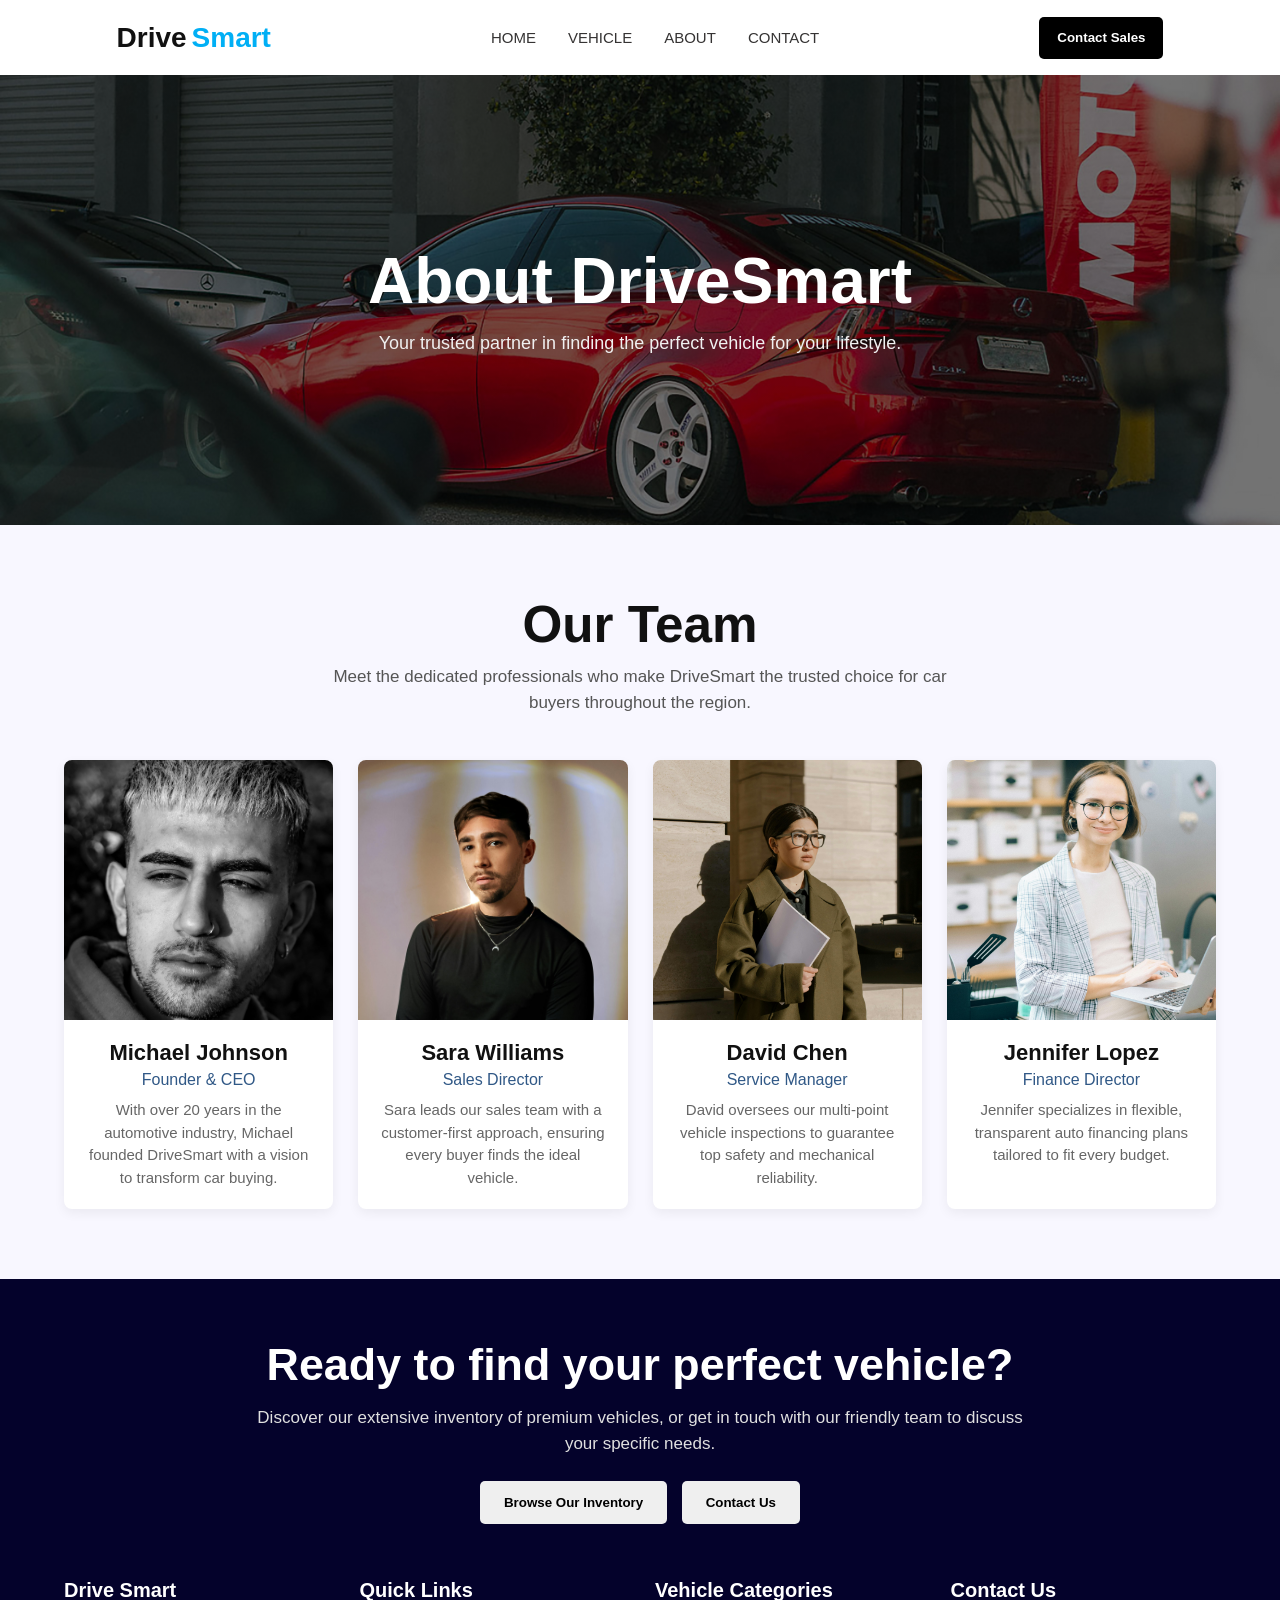
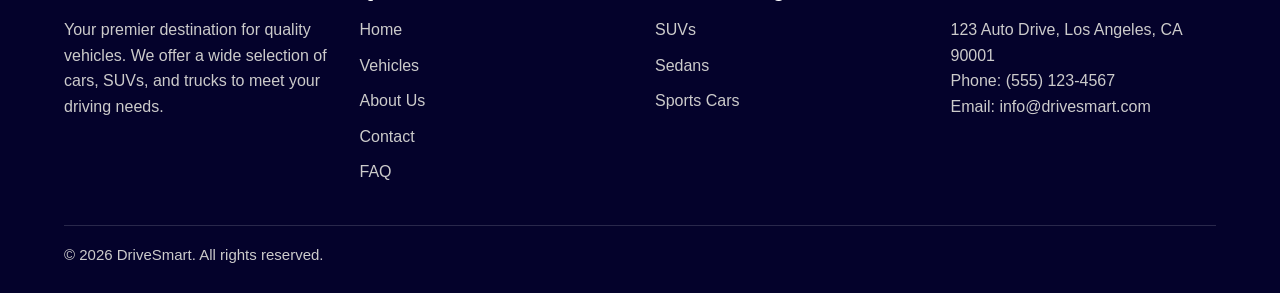
<file: about.html>
<!DOCTYPE html>
<html lang="en">
<head>
    <meta charset="UTF-8">
    <meta name="viewport" content="width=device-width, initial-scale=1.0">
    <title>About Us & Our Team | Drive Smart</title>
    <meta name="description" content="Meet the dedicated automotive professionals at Drive Smart. Your trusted partner in finding the perfect vehicle for your lifestyle.">
    <link rel="stylesheet" href="style.css">
</head>
<body class="about-page">

    <header>
        <nav>
            <div class="div-1">
                <span>Drive</span>
                <span style="color: rgb(0, 175, 245);">Smart</span>
            </div>
            <ul class="ul-1">
                <li class="li-1"><a href="index.html" class="a-1">HOME</a></li>
                <li class="li-1"><a href="vehicle.html" class="a-1">VEHICLE</a></li>
                <li class="li-1"><a href="about.html" class="a-1">ABOUT</a></li>
                <li class="li-1"><a href="contact.html" class="a-1">CONTACT</a></li>
            </ul>
            <div class="div-2">
                <button type="button" class="btn-1">Contact Sales</button>
            </div>
        </nav>
    </header>

    <main>
        <section class="div-main">
            <h1 class="head">About DriveSmart</h1>
            <p class="para">Your trusted partner in finding the perfect vehicle for your lifestyle.</p>
        </section>

        <section class="container-1">
            <div class="explanation">
                <h2 class="head-cont">Our Team</h2>
                <p class="para-cont">Meet the dedicated professionals who make DriveSmart the trusted choice for car buyers throughout the region.</p>
            </div>

            <div class="cards-contain">
                <article class="card-cont1">
                    <img src="images/pexels-imangholamiyan-34231362.jpg" alt="Michael Johnson - Founder & CEO" class="imag-cont1" loading="lazy">
                    <div class="explain-contain1">
                        <h3 class="head-cont1">Michael Johnson</h3>
                        <h4 class="heads-cont1">Founder &amp; CEO</h4>
                        <p class="para-conts1">With over 20 years in the automotive industry, Michael founded DriveSmart with a vision to transform car buying.</p>
                    </div>
                </article>

                <article class="card-cont2">
                    <img src="images/pexels-viniciusvieirafotografia-31517042.jpg" alt="Sara Williams - Sales Director" class="imag-cont2" loading="lazy">
                    <div class="explain-contain2">
                        <h3 class="head-cont2">Sara Williams</h3>
                        <h4 class="heads-cont2">Sales Director</h4>
                        <p class="para-conts2">Sara leads our sales team with a customer-first approach, ensuring every buyer finds the ideal vehicle.</p>
                    </div>
                </article>

                <article class="card-cont3">
                    <img src="images/pexels-cottonbro-6533061.jpg" alt="David Chen - Service Manager" class="imag-cont3" loading="lazy">
                    <div class="explain-contain3">
                        <h3 class="head-cont3">David Chen</h3>
                        <h4 class="heads-cont3">Service Manager</h4>
                        <p class="para-conts3">David oversees our multi-point vehicle inspections to guarantee top safety and mechanical reliability.</p>
                    </div>
                </article>

                <article class="card-cont5">
                    <img src="images/pexels-n-voitkevich-5186381.jpg" alt="Jennifer Lopez - Finance Director" class="imag-cont5" loading="lazy">
                    <div class="explain-contain5">
                        <h3 class="head-cont5">Jennifer Lopez</h3>
                        <h4 class="heads-cont5">Finance Director</h4>
                        <p class="para-conts5">Jennifer specializes in flexible, transparent auto financing plans tailored to fit every budget.</p>
                    </div>
                </article>
            </div>
        </section>
    </main>

    <footer class="footer-1">
        <div class="one-maindrive">
            <div class="one-dive">
                <h2 class="one-head">Ready to find your perfect vehicle?</h2>
                <p class="one-para">Discover our extensive inventory of premium vehicles, or get in touch with our friendly team to discuss your specific needs.</p>
                <button type="button" class="one-btn">Browse Our Inventory</button>
                <button type="button" class="two-btn">Contact Us</button>
            </div>
        </div>

        <div class="two-div">
            <div class="one-sub">
                <h3 class="h2-sub-head">Drive Smart</h3>
                <p class="sub-one-para">Your premier destination for quality vehicles. We offer a wide selection of cars, SUVs, and trucks to meet your driving needs.</p>
            </div>
            <div class="two-sub">
                <h3 class="h2-sub-head">Quick Links</h3>
                <ul class="one-ul">
                    <li class="one-li"><a href="index.html" class="one-a">Home</a></li>
                    <li class="one-li"><a href="vehicle.html" class="one-a">Vehicles</a></li>
                    <li class="one-li"><a href="about.html" class="one-a">About Us</a></li>
                    <li class="one-li"><a href="contact.html" class="one-a">Contact</a></li>
                    <li class="one-li"><a href="#faq" class="one-a">FAQ</a></li>
                </ul>
            </div>
            <div class="two-sub">
                <h3 class="h2-sub-head">Vehicle Categories</h3>
                <ul class="one-ul">
                    <li class="one-li"><a href="vehicle.html" class="one-b">SUVs</a></li>
                    <li class="one-li"><a href="vehicle.html" class="one-b">Sedans</a></li>
                    <li class="one-li"><a href="vehicle.html" class="one-b">Sports Cars</a></li>
                </ul>
            </div>
            <div class="one-sub">
                <h3 class="h2-sub-head">Contact Us</h3>
                <p class="sub-one-para">123 Auto Drive, Los Angeles, CA 90001<br>Phone: (555) 123-4567<br>Email: info@drivesmart.com</p>
            </div>
        </div>
        <hr>
        <div class="foot-div20">
            <div class="foot-div15">
                <p class="foot-para15">© 2026 DriveSmart. All rights reserved.</p>
            </div>
        </div>
    </footer>

</body>
</html>
</file>
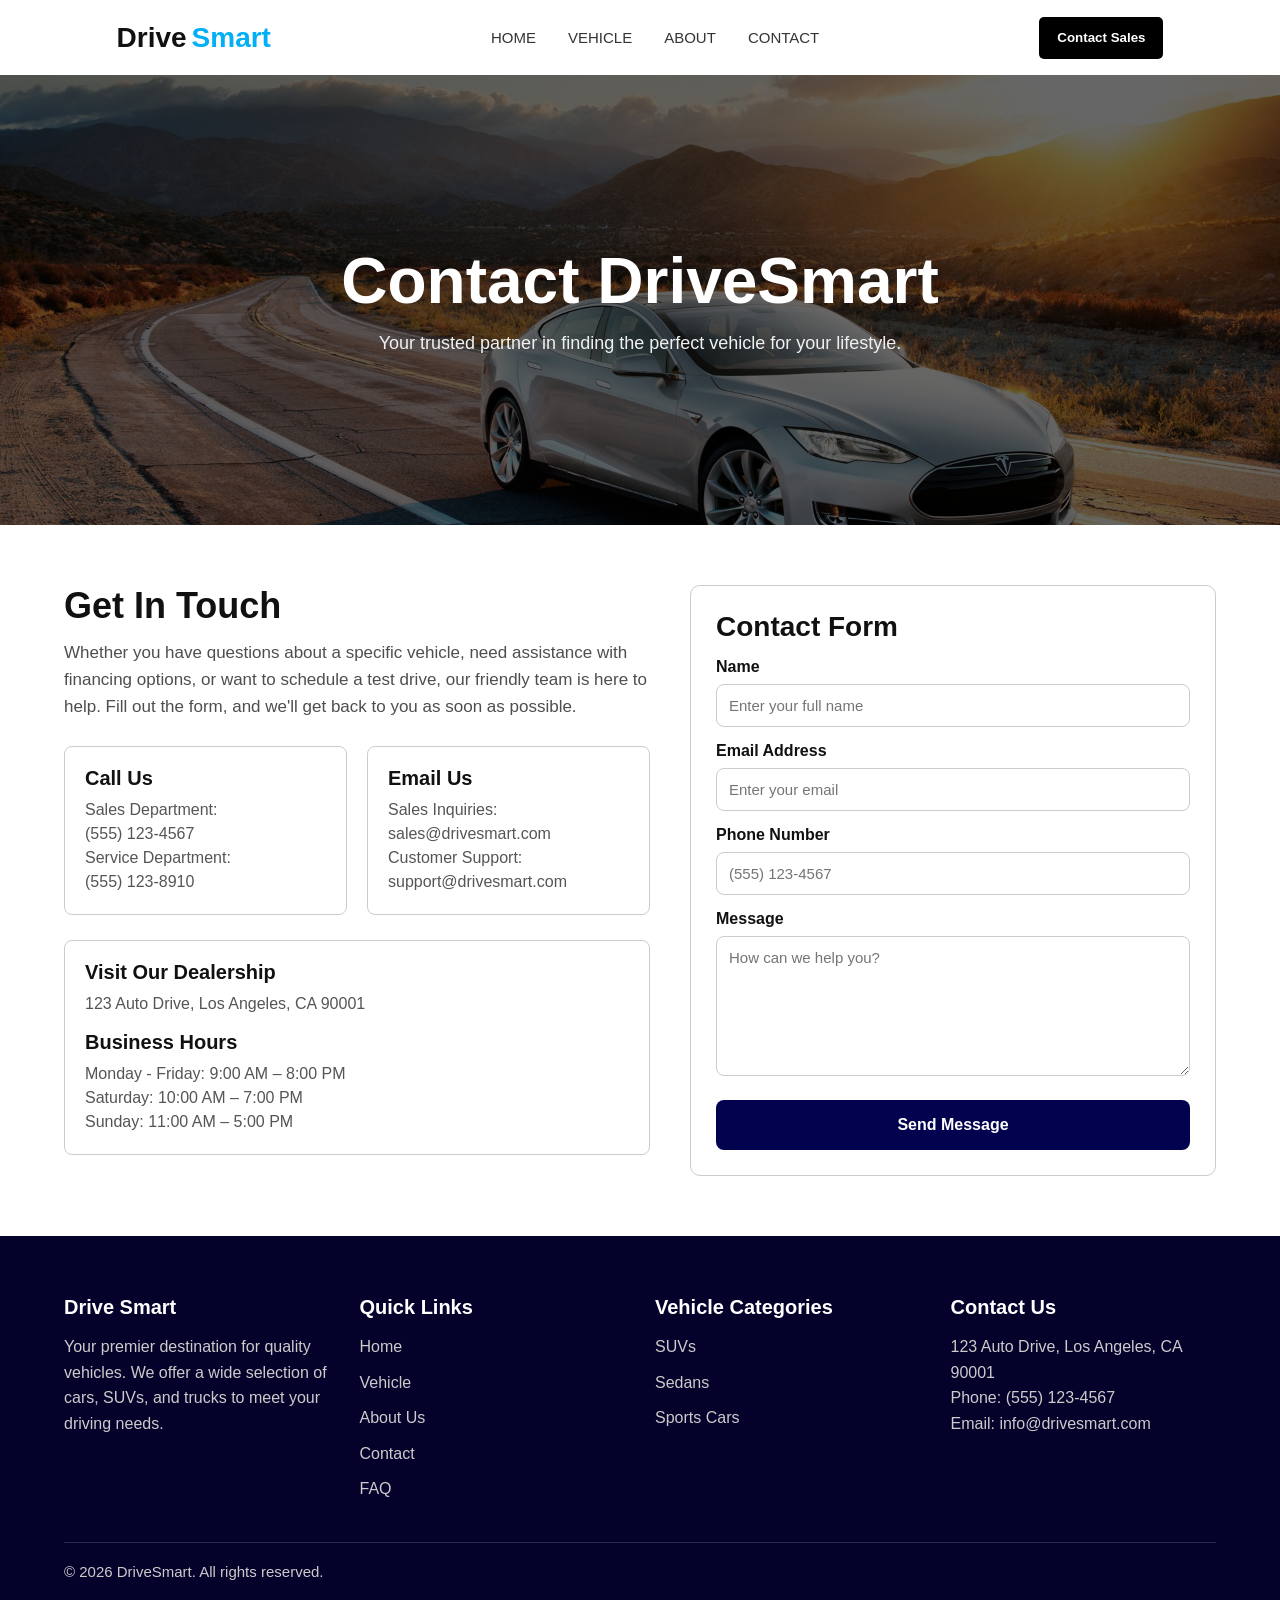
<file: contact.html>
<!DOCTYPE html>
<html lang="en">
<head>
    <meta charset="UTF-8">
    <meta name="viewport" content="width=device-width, initial-scale=1.0">
    <title>Contact Us & Dealership Hours | Drive Smart</title>
    <meta name="description" content="Get in touch with Drive Smart. Contact our sales or service department, schedule a test drive, or visit our dealership in Los Angeles.">
    <link rel="stylesheet" href="style.css">
</head>
<body class="contact-page">

    <header>
        <nav>
            <div class="div-1">
                <span>Drive</span>
                <span style="color: rgb(0, 175, 245);">Smart</span>
            </div>
            <ul class="ul-1">
                <li class="li-1"><a href="index.html" class="a-1">HOME</a></li>
                <li class="li-1"><a href="vehicle.html" class="a-1">VEHICLE</a></li>
                <li class="li-1"><a href="about.html" class="a-1">ABOUT</a></li>
                <li class="li-1"><a href="contact.html" class="a-1">CONTACT</a></li>
            </ul>
            <div class="div-2">
                <button type="button" class="btn-1">Contact Sales</button>
            </div>
        </nav>
    </header>

    <main>
        <section class="div-main">
            <h1 class="head">Contact DriveSmart</h1>
            <p class="para">Your trusted partner in finding the perfect vehicle for your lifestyle.</p>
        </section>

        <section class="main-11">
            <!-- Left Info Column -->
            <div class="sub-11">
                <div class="sub-explanation">
                    <h2 class="sub-headind11">Get In Touch</h2>
                    <p class="subpara-11">Whether you have questions about a specific vehicle, need assistance with financing options, or want to schedule a test drive, our friendly team is here to help. Fill out the form, and we'll get back to you as soon as possible.</p>
                </div>

                <div class="div-sub2">
                    <div class="sub3">
                        <h3 class="h1">Call Us</h3>
                        <p class="para-15">Sales Department:<br>(555) 123-4567</p>
                        <p class="para-15">Service Department:<br>(555) 123-8910</p>
                    </div>
                    <div class="sub5">
                        <h3 class="h1">Email Us</h3>
                        <p class="para-15">Sales Inquiries:<br>sales@drivesmart.com</p>
                        <p class="para-15">Customer Support:<br>support@drivesmart.com</p>
                    </div>
                </div>

                <div class="sub6">
                    <h3 class="h1">Visit Our Dealership</h3>
                    <p class="para-15">123 Auto Drive, Los Angeles, CA 90001</p>
                    <h3 class="h1" style="margin-top: 15px;">Business Hours</h3>
                    <p class="para-15">Monday - Friday: 9:00 AM – 8:00 PM<br>Saturday: 10:00 AM – 7:00 PM<br>Sunday: 11:00 AM – 5:00 PM</p>
                </div>
            </div>

            <!-- Right Form Column -->
            <div class="sub-12">
                <h2 class="h2">Contact Form</h2>
                <form action="#" method="post">
                    <label for="name" class="h3" style="display:block;">Name</label>
                    <input type="text" id="name" name="name" placeholder="Enter your full name" required>

                    <label for="email" class="h3" style="display:block;">Email Address</label>
                    <input type="email" id="email" name="email" placeholder="Enter your email" required>

                    <label for="phone" class="h3" style="display:block;">Phone Number</label>
                    <input type="tel" id="phone" name="phone" placeholder="(555) 123-4567">

                    <label for="message" class="h3" style="display:block;">Message</label>
                    <textarea id="message" name="message" class="input1" placeholder="How can we help you?" required></textarea>

                    <button type="submit" class="btn-11">Send Message</button>
                </form>
            </div>
        </section>
    </main>

    <footer class="footer-11">
        <div class="foot-div19">
            <div class="foot-div11">
                <h3 class="foot-h312">Drive Smart</h3>
                <p class="para-footer11">Your premier destination for quality vehicles. We offer a wide selection of cars, SUVs, and trucks to meet your driving needs.</p>
            </div>
            <div class="foot-div12">
                <h3 class="foot-h312">Quick Links</h3>
                <ul class="foot-ul12">
                    <li class="foot-li12"><a href="index.html" class="foot-a12">Home</a></li>
                    <li class="foot-li12"><a href="vehicle.html" class="foot-a12">Vehicle</a></li>
                    <li class="foot-li12"><a href="about.html" class="foot-a12">About Us</a></li>
                    <li class="foot-li12"><a href="contact.html" class="foot-a12">Contact</a></li>
                    <li class="foot-li12"><a href="#faq" class="foot-a12">FAQ</a></li>
                </ul>
            </div>
            <div class="foot-div13">
                <h3 class="foot-h312">Vehicle Categories</h3>
                <ul class="foot-ul12">
                    <li class="foot-li12"><a href="vehicle.html" class="foot-a12">SUVs</a></li>
                    <li class="foot-li12"><a href="vehicle.html" class="foot-a12">Sedans</a></li>
                    <li class="foot-li12"><a href="vehicle.html" class="foot-a12">Sports Cars</a></li>
                </ul>
            </div>
            <div class="foot-div14">
                <h3 class="foot-h312">Contact Us</h3>
                <p class="para-footer11">123 Auto Drive, Los Angeles, CA 90001<br>Phone: (555) 123-4567<br>Email: info@drivesmart.com</p>
            </div>
        </div>
        <hr>
        <div class="foot-div20">
            <div class="foot-div15">
                <p class="foot-para15">© 2026 DriveSmart. All rights reserved.</p>
            </div>
        </div>
    </footer>

</body>
</html>
</file>
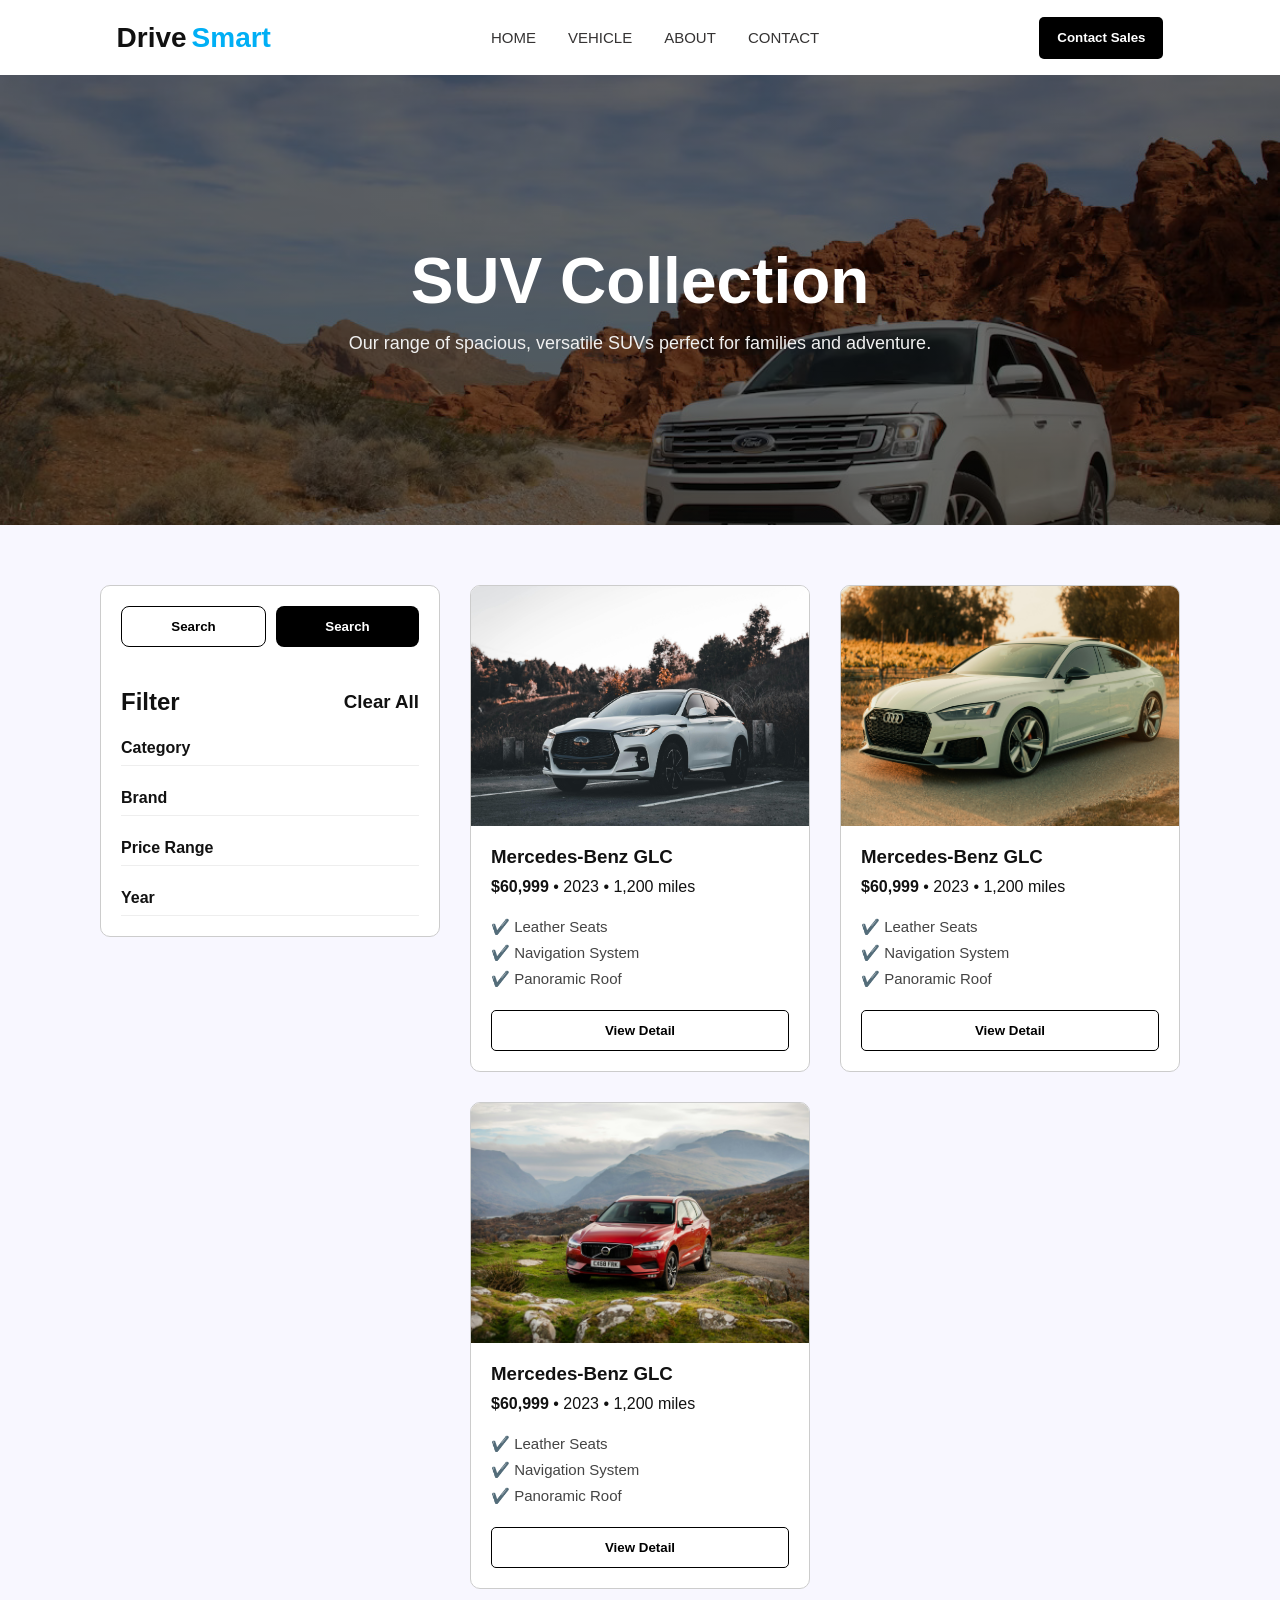
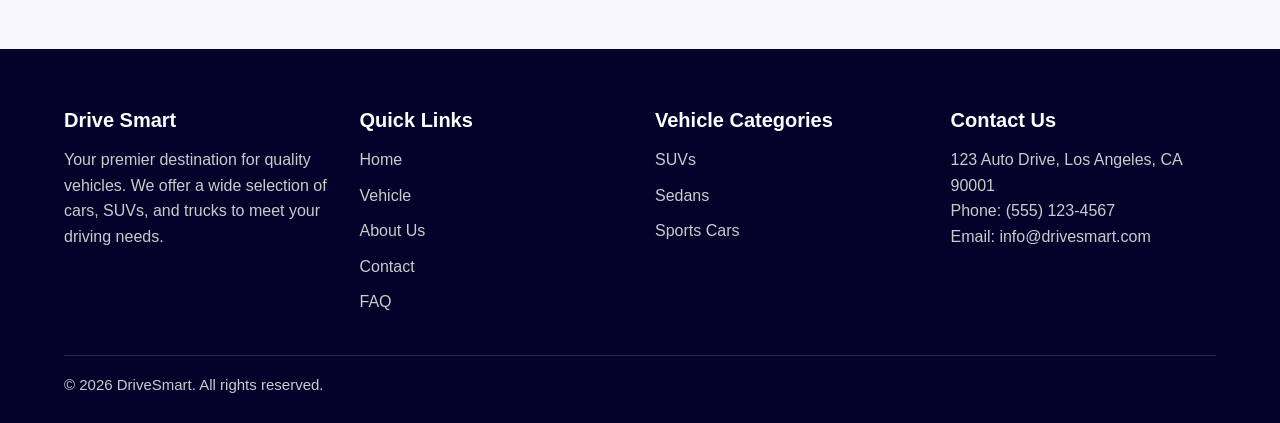
<file: vehicle.html>
<!DOCTYPE html>
<html lang="en">
<head>
    <meta charset="UTF-8">
    <meta name="viewport" content="width=device-width, initial-scale=1.0">
    <title>SUV & Vehicle Inventory | Drive Smart</title>
    <meta name="description" content="Explore Drive Smart's range of spacious, versatile SUVs, Sedans, and Sports cars. Filter by category, brand, price range, and year.">
    <link rel="stylesheet" href="style.css">
</head>
<body class="vehicle-page">

    <header>
        <nav>
            <div class="div-1">
                <span>Drive</span>
                <span style="color: rgb(0, 175, 245);">Smart</span>
            </div>
            <ul class="ul-1">
                <li class="li-1"><a href="index.html" class="a-1">HOME</a></li>
                <li class="li-1"><a href="vehicle.html" class="a-1">VEHICLE</a></li>
                <li class="li-1"><a href="about.html" class="a-1">ABOUT</a></li>
                <li class="li-1"><a href="contact.html" class="a-1">CONTACT</a></li>
            </ul>
            <div class="div-2">
                <button type="button" class="btn-1">Contact Sales</button>
            </div>
        </nav>
    </header>

    <main>
        <section class="div-main">
            <h1 class="head">SUV Collection</h1>
            <p class="para">Our range of spacious, versatile SUVs perfect for families and adventure.</p>
        </section>

        <section class="div-maincard">
            <!-- Filter Sidebar -->
            <aside class="seaching-card">
                <div class="btn-seaching">
                    <button type="button" class="btn1-seaching">Search</button>
                    <button type="button" class="btn2-seaching">Search</button>
                </div>
                <hr>
                <div class="deatil-seaching">
                    <h2 class="h2-seach">Filter</h2>
                    <h3 class="h3-seach">Clear All</h3>
                </div>
                <div class="detail2-searh">
                    <h3 class="h3-searh1">Category</h3>
                    <h3 class="h3-searh1">Brand</h3>
                    <h3 class="h3-searh1">Price Range</h3>
                    <h3 class="h3-searh1">Year</h3>
                </div>
            </aside>

            <!-- Vehicle Card 1 -->
            <article class="detailing-card">
                <img src="images/pexels-introspectivedsgn-33980827.jpg" alt="2023 Mercedes-Benz GLC SUV" class="image11" loading="lazy">
                <div class="explantion55">
                    <h3>Mercedes-Benz GLC</h3>
                    <p><strong>$60,999</strong> • 2023 • 1,200 miles</p>
                    <ul class="ul55">
                        <li class="li-55">✔️ Leather Seats</li>
                        <li class="li-55">✔️ Navigation System</li>
                        <li class="li-55">✔️ Panoramic Roof</li>
                    </ul>
                    <button type="button" class="btn-55">View Detail</button>
                </div>
            </article>

            <!-- Vehicle Card 2 -->
            <article class="detailing-card1">
                <img src="images/pexels-dbaler-11960322.jpg" alt="2023 Mercedes-Benz GLC White" class="image11" loading="lazy">
                <div class="explantion56">
                    <h3>Mercedes-Benz GLC</h3>
                    <p><strong>$60,999</strong> • 2023 • 1,200 miles</p>
                    <ul class="ul55">
                        <li class="li-55">✔️ Leather Seats</li>
                        <li class="li-55">✔️ Navigation System</li>
                        <li class="li-55">✔️ Panoramic Roof</li>
                    </ul>
                    <button type="button" class="btn-56">View Detail</button>
                </div>
            </article>

            <!-- Vehicle Card 3 -->
            <article class="detailing-card2">
                <img src="images/photo-1557323137-bd6bd20fe022.jpg" alt="2023 Mercedes-Benz GLC Sport" class="image11" loading="lazy">
                <div class="explantion57">
                    <h3>Mercedes-Benz GLC</h3>
                    <p><strong>$60,999</strong> • 2023 • 1,200 miles</p>
                    <ul class="ul55">
                        <li class="li-55">✔️ Leather Seats</li>
                        <li class="li-55">✔️ Navigation System</li>
                        <li class="li-55">✔️ Panoramic Roof</li>
                    </ul>
                    <button type="button" class="btn-57">View Detail</button>
                </div>
            </article>
        </section>
    </main>

    <footer class="footer-11">
        <div class="foot-div19">
            <div class="foot-div11">
                <h3 class="foot-h312">Drive Smart</h3>
                <p class="para-footer11">Your premier destination for quality vehicles. We offer a wide selection of cars, SUVs, and trucks to meet your driving needs.</p>
            </div>
            <div class="foot-div12">
                <h3 class="foot-h312">Quick Links</h3>
                <ul class="foot-ul12">
                    <li class="foot-li12"><a href="index.html" class="foot-a12">Home</a></li>
                    <li class="foot-li12"><a href="vehicle.html" class="foot-a12">Vehicle</a></li>
                    <li class="foot-li12"><a href="about.html" class="foot-a12">About Us</a></li>
                    <li class="foot-li12"><a href="contact.html" class="foot-a12">Contact</a></li>
                    <li class="foot-li12"><a href="#faq" class="foot-a12">FAQ</a></li>
                </ul>
            </div>
            <div class="foot-div13">
                <h3 class="foot-h312">Vehicle Categories</h3>
                <ul class="foot-ul12">
                    <li class="foot-li12"><a href="vehicle.html" class="foot-a12">SUVs</a></li>
                    <li class="foot-li12"><a href="vehicle.html" class="foot-a12">Sedans</a></li>
                    <li class="foot-li12"><a href="vehicle.html" class="foot-a12">Sports Cars</a></li>
                </ul>
            </div>
            <div class="foot-div14">
                <h3 class="foot-h312">Contact Us</h3>
                <p class="para-footer11">123 Auto Drive, Los Angeles, CA 90001<br>Phone: (555) 123-4567<br>Email: info@drivesmart.com</p>
            </div>
        </div>
        <hr>
        <div class="foot-div20">
            <div class="foot-div15">
                <p class="foot-para15">© 2026 DriveSmart. All rights reserved.</p>
            </div>
        </div>
    </footer>

</body>
</html>
</file>
<file: style.css>
* {
    margin: 0;
    padding: 0;
    box-sizing: border-box;
    font-family: sans-serif;
}

body {
    overflow-x: hidden;
    background-color: #ffffff;
    color: #111;
}

img {
    max-width: 100%;
    object-fit: cover;
    display: block;
}

button {
    cursor: pointer;
    transition: all 0.3s ease;
}

/* ================= NAVBAR (Index & Home) ================= */
nav {
    min-height: 75px;
    width: 100%;
    display: flex;
    justify-content: space-around;
    align-items: center;
    flex-wrap: wrap;
    background-color: white;
    padding: 12px 20px;
    gap: 15px;
    box-shadow: 0 2px 8px rgba(0,0,0,0.05);
}

.logo {
    display: flex;
    flex-direction: row;
    align-items: center;
    gap: 5px;
    font-weight: 700;
    font-size: 23px;
}

.head1 > h2 { color: black; }
.head2 > h2 { color: rgb(0, 175, 245); }

nav ul {
    display: flex;
    justify-content: center;
    align-items: center;
    flex-wrap: wrap;
    gap: 10px;
}

nav li {
    list-style: none;
    border-radius: 5px;
}

nav li > a {
    display: inline-block;
    text-decoration: none;
    color: #666;
    font-weight: 500;
    padding: 10px 14px;
    transition: all 0.3s ease;
}

nav li > a:hover {
    background-color: #e5e5e5;
    transform: scale(1.05);
    color: #000;
    border-radius: 5px;
}

.BTN > button {
    height: 40px;
    width: 135px;
    border-radius: 5px;
    background-color: black;
    color: white;
    border: none;
    font-weight: 600;
}

.BTN > button:hover {
    background-color: #333;
    transform: scale(1.05);
}

/* ================= NAVBAR (Vehicle, About, Contact) ================= */
.div-1 {
    display: flex;
    flex-direction: row;
    align-items: center;
    gap: 5px;
}

.div-1 span {
    font-size: 28px;
    font-weight: 700;
}

.ul-1 {
    display: flex;
    justify-content: center;
    align-items: center;
    flex-wrap: wrap;
    gap: 8px;
}

.li-1 { list-style: none; }

.a-1 {
    text-decoration: none;
    color: #353333;
    font-weight: 500;
    padding: 8px 12px;
    font-size: 15px;
    border-radius: 5px;
    transition: 0.3s;
}

.a-1:hover {
    background-color: #e9e6e6;
    color: #000;
}

.div-2 {
    display: flex;
    flex-direction: row;
    justify-content: flex-end;
    gap: 15px;
    align-items: center;
}

.ul-2 {
    background-color: #e9e6e6;
    border-radius: 6px;
    padding: 8px 14px;
}

.li-2 { list-style: none; }

.a-2 {
    text-decoration: none;
    color: #555;
    font-weight: 600;
    font-size: 14px;
}

.btn-1 {
    height: 42px;
    padding: 0 18px;
    border-radius: 5px;
    background-color: #000;
    color: white;
    border: none;
    font-weight: 600;
}

.btn-1:hover {
    background-color: #333;
}

/* ================= HERO SECTIONS ================= */
.main {
    background-image: linear-gradient(rgba(0,0,0,0.45), rgba(0,0,0,0.45)), url(images/thumb-1920-598342.jpg);
    background-repeat: no-repeat;
    background-size: cover;
    background-position: center;
    width: 100%;
    min-height: 85vh;
    display: flex;
    flex-direction: column;
    justify-content: center;
    padding: 60px 6%;
}

.head-para {
    max-width: 650px;
}

.head-1 {
    font-size: clamp(2.5rem, 6vw, 5.5rem);
    font-weight: 900;
    margin-bottom: 20px;
    color: white;
    line-height: 1.1;
}

.para-1 {
    font-weight: 400;
    font-size: 17px;
    margin-bottom: 30px;
    color: #e6e3e3;
    line-height: 1.6;
}

.auth {
    display: flex;
    justify-content: flex-start;
    align-items: center;
    flex-wrap: wrap;
    gap: 15px;
}

.logn {
    height: 50px;
    width: 185px;
    border-radius: 5px;
    background-color: rgb(54, 54, 148);
    color: white;
    border: none;
    font-weight: 600;
    font-size: 15px;
}

.logn:hover {
    background-color: #4646b8;
    transform: scale(1.04);
}

.sign {
    height: 50px;
    width: 160px;
    border-radius: 5px;
    background-color: white;
    color: black;
    border: none;
    font-weight: 600;
    font-size: 15px;
}

.sign:hover {
    background-color: #e2e2e2;
    transform: scale(1.04);
}

/* Subpage Hero Banners */
.div-main {
    width: 100%;
    min-height: 450px;
    background-size: cover;
    background-position: center;
    background-repeat: no-repeat;
    display: flex;
    justify-content: center;
    flex-direction: column;
    align-items: center;
    text-align: center;
    padding: 40px 20px;
}

.about-page .div-main {
    background-image: linear-gradient(rgba(0,0,0,0.55), rgba(0,0,0,0.55)), url(images/pexels-igoroc-2062800.jpg);
}

.vehicle-page .div-main {
    background-image: linear-gradient(rgba(0,0,0,0.55), rgba(0,0,0,0.55)), url(images/hero.jpg);
}

.contact-page .div-main {
    background-image: linear-gradient(rgba(0,0,0,0.6), rgba(0,0,0,0.6)), url(images/thumb-1920-598342.jpg);
    background-color: #333;
}

.head {
    font-size: clamp(2.2rem, 5vw, 4.5rem);
    font-weight: 700;
    color: #ffffff;
    margin-bottom: 12px;
}

.para {
    font-size: 18px;
    font-weight: 300;
    color: #f0f0f0;
    max-width: 650px;
    line-height: 1.5;
}

/* ================= COLLECTIONS SECTION ================= */
.main-2 {
    width: 100%;
    padding: 70px 5%;
}

.font-group {
    width: 100%;
    display: flex;
    flex-direction: column;
    justify-content: center;
    align-items: center;
    text-align: center;
    margin-bottom: 45px;
}

.heading {
    font-size: clamp(2rem, 4vw, 3.5rem);
    font-weight: 700;
    margin-bottom: 10px;
    color: black;
}

.para-2 {
    font-weight: 400;
    font-size: 17px;
    color: #666;
    line-height: 1.4;
}

.cards {
    width: 100%;
    max-width: 1350px;
    margin: 0 auto;
    display: flex;
    justify-content: center;
    align-items: stretch;
    flex-wrap: wrap;
    gap: 25px;
}

.card-1, .card-2, .card-3 {
    flex: 1 1 320px;
    max-width: 410px;
    border: 1px solid #c0c0c0;
    border-radius: 8px;
    overflow: hidden;
    display: flex;
    flex-direction: column;
    background: #fff;
}

.img-1, .img-2, .img-3 {
    width: 100%;
    height: 300px;
}

.fonts, .fontes, .fonys {
    padding: 20px;
    display: flex;
    flex-direction: column;
    gap: 10px;
    flex-grow: 1;
}

.heads, .heading-9, .heed {
    font-weight: 600;
    font-size: 26px;
}

.pine-2, .pine {
    font-weight: 400;
    font-size: 16px;
    color: #413f3f;
    line-height: 1.5;
    margin-bottom: 15px;
}

.bt, .btn, .but {
    width: 140px;
    background-color: white;
    color: black;
    border: 1px solid #000;
    border-radius: 5px;
    padding: 12px 15px;
    font-weight: 600;
    margin-top: auto;
}

.bt:hover, .btn:hover, .but:hover {
    background-color: #000;
    color: #fff;
}

/* ================= FEATURED VEHICLES (Index & Home) ================= */
.main-section9 {
    width: 100%;
    padding: 70px 5%;
    display: flex;
    flex-direction: column;
    background-color: #f8f7ff;
}

.main-sub1, .sub-part1 {
    width: 100%;
    max-width: 1350px;
    margin: 0 auto 40px auto;
    display: flex;
    flex-direction: row;
    justify-content: space-between;
    align-items: center;
    flex-wrap: wrap;
    gap: 20px;
}

.head-sec3, .head-part3 {
    font-size: clamp(2rem, 4vw, 3.2rem);
    font-weight: 700;
    margin-bottom: 8px;
}

.para-sec3, .para-part3 {
    font-size: 18px;
    font-weight: 300;
    color: #666;
}

.btn-sec-3, .btn-par-3 {
    padding: 14px 24px;
    border-radius: 8px;
    background-color: rgb(1, 1, 82);
    color: white;
    font-size: 15px;
    font-weight: 600;
    border: none;
}

.btn-sec-3:hover, .btn-par-3:hover {
    background-color: rgb(25, 25, 130);
}

.card22, .cards-parts {
    width: 100%;
    max-width: 1350px;
    margin: 0 auto;
    display: flex;
    flex-direction: row;
    justify-content: center;
    align-items: stretch;
    flex-wrap: wrap;
    gap: 25px;
}

.card1, .card2, .card33, .card24,
.card-part1, .card-part2, .card-part3 {
    flex: 1 1 280px;
    max-width: 380px;
    border: 1px solid #ddd;
    border-radius: 8px;
    background-color: white;
    overflow: hidden;
    display: flex;
    flex-direction: column;
}

.image11, .img-part1, .img-part2, .img-part3 {
    width: 100%;
    height: 240px;
}

.explantion55, .explantion56, .explantion57, .explantion58,
.fonts-part, .fontes-part, .fonys-part1 {
    padding: 20px;
    display: flex;
    flex-direction: column;
    gap: 10px;
    flex-grow: 1;
}

.ul55, .ul-part1, .ul-part2, .ul-part3 {
    display: flex;
    flex-direction: column;
    gap: 8px;
    margin: 12px 0;
}

.li-55, .li-part1, .li-part2, .li-part3 {
    list-style: none;
    font-size: 15px;
    color: #444;
}

.btn-55, .btn-56, .btn-57, .btn-58,
.bt-part, .btn-part, .but-part {
    width: 100%;
    padding: 12px;
    background-color: white;
    color: black;
    border: 1px solid #000;
    border-radius: 5px;
    font-weight: 600;
    margin-top: auto;
}

.btn-55:hover, .btn-56:hover, .btn-57:hover, .btn-58:hover,
.bt-part:hover, .btn-part:hover, .but-part:hover {
    background-color: #000;
    color: #fff;
}

/* ================= WHY CHOOSE US ================= */
.main-3sec {
    width: 100%;
    padding: 70px 5%;
    display: flex;
    flex-direction: column;
}

.main-3sub {
    max-width: 750px;
    margin: 0 auto 45px auto;
    text-align: center;
}

.heads-3subs {
    font-size: clamp(2rem, 4vw, 3.2rem);
    font-weight: 700;
    margin-bottom: 12px;
}

.para-3subs {
    font-size: 18px;
    color: #555;
    line-height: 1.5;
}

.cards-choose1 {
    max-width: 1350px;
    margin: 0 auto;
    width: 100%;
    display: flex;
    flex-direction: row;
    justify-content: center;
    flex-wrap: wrap;
    gap: 25px;
}

.cardchhose1, .cardchhose2, .cardchhose3 {
    flex: 1 1 280px;
    max-width: 380px;
    padding: 30px 20px;
    display: flex;
    flex-direction: column;
    align-items: center;
    text-align: center;
    border-radius: 10px;
    background-color: #f8f7ff;
    border: 1px solid #e5e3f5;
}

.h2-choose1, .h2-choose2, .h2-choose3 {
    font-size: 24px;
    font-weight: 700;
    margin: 15px 0;
}

.para-choose1, .para-choose2, .para-choose3 {
    font-size: 16px;
    color: #505050;
    line-height: 1.6;
}

/* ================= TESTIMONIALS ================= */
.main-5sec {
    width: 100%;
    padding: 70px 5%;
    display: flex;
    flex-direction: column;
    text-align: center;
    background-color: rgb(1, 1, 39);
}

.heads-5subs {
    font-size: clamp(2rem, 4vw, 3.2rem);
    font-weight: 700;
    color: white;
    margin-bottom: 10px;
}

.para-5subs {
    font-size: 18px;
    color: #d0d0e0;
    margin-bottom: 40px;
}

.sara-cards {
    max-width: 1350px;
    margin: 0 auto;
    width: 100%;
    display: flex;
    flex-direction: row;
    justify-content: center;
    flex-wrap: wrap;
    gap: 25px;
}

.sara-card1 {
    flex: 1 1 300px;
    max-width: 400px;
    padding: 25px;
    border-radius: 10px;
    background-color: rgb(45, 45, 68);
    text-align: left;
}

.sara-head {
    font-size: 24px;
    font-weight: 600;
    color: white;
}

.sara-h3 {
    font-size: 16px;
    font-weight: 400;
    color: #8ab4f8;
    margin-top: 4px;
}

.sara-para {
    font-size: 16px;
    line-height: 1.6;
    margin-top: 15px;
    color: #eee;
}

/* ================= CTA BANNER ================= */
.main-foot {
    padding: 60px 20px;
    width: 100%;
    background-color: rgb(48, 48, 97);
    display: flex;
    flex-direction: column;
    justify-content: center;
    align-items: center;
    text-align: center;
}

.main-footerh1 {
    font-size: clamp(1.8rem, 4vw, 3rem);
    color: #fff;
    font-weight: 800;
}

.main-footpara {
    font-size: 17px;
    color: #e0e0e0;
    max-width: 750px;
    line-height: 1.6;
    margin: 15px 0 25px 0;
}

.btn-footer {
    display: flex;
    flex-wrap: wrap;
    justify-content: center;
    gap: 15px;
}

.btn-footer1 {
    padding: 14px 28px;
    border-radius: 5px;
    background-color: white;
    color: #000;
    font-size: 16px;
    font-weight: 600;
    border: none;
}

.btn-footer1:hover {
    background-color: #ddd;
}

/* ================= VEHICLE PAGE FILTER & CARDS ================= */
.div-maincard {
    width: 100%;
    padding: 60px 5%;
    display: flex;
    flex-direction: row;
    justify-content: center;
    align-items: flex-start;
    flex-wrap: wrap;
    gap: 30px;
    background-color: #f8f7ff;
}

.seaching-card {
    flex: 1 1 280px;
    max-width: 340px;
    border: 1px solid #ccc;
    background: #fff;
    padding: 20px;
    border-radius: 10px;
}

.btn-seaching {
    display: flex;
    gap: 10px;
    margin-bottom: 15px;
}

.btn1-seaching, .btn2-seaching {
    flex: 1;
    padding: 12px;
    border-radius: 8px;
    font-weight: 600;
}

.btn1-seaching {
    background-color: white;
    border: 1px solid #000;
}

.btn2-seaching {
    background-color: black;
    color: white;
    border: none;
}

.deatil-seaching {
    display: flex;
    justify-content: space-between;
    align-items: center;
    margin: 15px 0;
}

.h3-searh1 {
    font-size: 16px;
    font-weight: 600;
    margin-top: 15px;
    padding: 8px 0;
    border-bottom: 1px solid #eee;
}

.detailing-card, .detailing-card1, .detailing-card2 {
    flex: 1 1 280px;
    max-width: 340px;
    border: 1px solid #ccc;
    background: #fff;
    border-radius: 10px;
    overflow: hidden;
    display: flex;
    flex-direction: column;
}

/* ================= ABOUT PAGE TEAM ================= */
.container-1 {
    width: 100%;
    padding: 70px 5%;
    background-color: #f8f7ff;
}

.explanation {
    max-width: 650px;
    margin: 0 auto 45px auto;
    text-align: center;
}

.head-cont {
    font-size: clamp(2rem, 4vw, 3.2rem);
    font-weight: 700;
    margin-bottom: 10px;
}

.para-cont {
    font-size: 17px;
    color: #555;
    line-height: 1.5;
}

.cards-contain {
    max-width: 1350px;
    margin: 0 auto;
    display: flex;
    justify-content: center;
    flex-wrap: wrap;
    gap: 25px;
}

.card-cont1, .card-cont2, .card-cont3, .card-cont5 {
    flex: 1 1 260px;
    max-width: 310px;
    border-radius: 8px;
    background-color: white;
    overflow: hidden;
    text-align: center;
    box-shadow: 0 4px 12px rgba(0,0,0,0.06);
}

.imag-cont1, .imag-cont2, .imag-cont3, .imag-cont5 {
    height: 260px;
    width: 100%;
}

.explain-contain1, .explain-contain2, .explain-contain3, .explain-contain5 {
    padding: 20px;
}

.head-cont1, .head-cont2, .head-cont3, .head-cont5 {
    font-size: 22px;
    font-weight: 600;
}

.heads-cont1, .heads-cont2, .heads-cont3, .heads-cont5 {
    font-size: 16px;
    font-weight: 500;
    color: rgb(48, 88, 134);
    margin: 5px 0 10px 0;
}

.para-conts1, .para-conts2, .para-conts3, .para-conts5 {
    font-size: 15px;
    color: #666;
    line-height: 1.5;
}

/* ================= CONTACT PAGE ================= */
.main-11 {
    width: 100%;
    max-width: 1350px;
    margin: 0 auto;
    padding: 60px 5%;
    display: flex;
    flex-direction: row;
    justify-content: space-between;
    align-items: flex-start;
    flex-wrap: wrap;
    gap: 40px;
}

.sub-11 {
    flex: 1 1 480px;
    display: flex;
    flex-direction: column;
    gap: 25px;
}

.sub-headind11 {
    font-size: 36px;
    font-weight: 700;
}

.subpara-11 {
    font-size: 17px;
    margin-top: 12px;
    color: #4e4e4e;
    line-height: 1.6;
}

.div-sub2 {
    display: flex;
    flex-wrap: wrap;
    gap: 20px;
}

.sub3, .sub5 {
    flex: 1 1 220px;
    border: 1px solid #ccc;
    border-radius: 8px;
    background-color: white;
    padding: 20px;
}

.sub6 {
    width: 100%;
    border: 1px solid #ccc;
    border-radius: 8px;
    background-color: white;
    padding: 20px;
}

.h1 {
    font-size: 20px;
    font-weight: 600;
    margin-bottom: 8px;
}

.para-15 {
    font-size: 16px;
    color: #555;
    line-height: 1.5;
}

.sub-12 {
    flex: 1 1 420px;
    border: 1px solid #ccc;
    background-color: white;
    border-radius: 10px;
    padding: 25px;
}

.h2 {
    font-size: 28px;
    font-weight: 700;
    margin-bottom: 15px;
}

.h3 {
    font-size: 16px;
    font-weight: 600;
    margin-top: 15px;
}

.sub-12 input, .sub-12 textarea {
    width: 100%;
    padding: 12px;
    border-radius: 8px;
    margin-top: 8px;
    border: 1px solid #ccc;
    font-size: 15px;
}

.sub-12 textarea, .input1 {
    height: 140px;
    resize: vertical;
}

.btn-11 {
    width: 100%;
    height: 50px;
    border-radius: 8px;
    background-color: rgb(2, 2, 78);
    color: white;
    margin-top: 20px;
    border: none;
    font-size: 16px;
    font-weight: 600;
}

.btn-11:hover {
    background-color: rgb(20, 20, 120);
}

/* ================= SHARED FOOTER (All Pages) ================= */
.footer-1, .footer-11 {
    width: 100%;
    background-color: #04022b;
    padding: 60px 5% 30px 5%;
    color: #cccbcb;
}

.one-maindrive {
    max-width: 800px;
    margin: 0 auto 50px auto;
    text-align: center;
}

.one-head {
    font-size: clamp(1.8rem, 3.5vw, 2.8rem);
    font-weight: 700;
    color: white;
}

.one-para {
    font-size: 17px;
    color: #e0e0e0;
    margin: 15px 0 20px 0;
    line-height: 1.5;
}

.one-btn, .two-btn {
    padding: 14px 24px;
    border-radius: 5px;
    font-weight: 600;
    margin: 5px;
    border: none;
}

.two-div, .foot-div19 {
    max-width: 1350px;
    margin: 0 auto 40px auto;
    display: flex;
    flex-direction: row;
    justify-content: space-between;
    flex-wrap: wrap;
    gap: 30px;
}

.one-sub, .two-sub, .foot-div11, .foot-div12, .foot-div13, .foot-div14 {
    flex: 1 1 240px;
}

.sub-one-para, .para-footer11 {
    font-size: 16px;
    color: #cccbcb;
    margin-top: 12px;
    line-height: 1.6;
}

.h2-sub-head, .foot-h312 {
    font-size: 20px;
    color: #ffffff;
    font-weight: 600;
    margin-bottom: 15px;
}

.one-ul, .foot-ul12 {
    list-style: none;
    display: flex;
    flex-direction: column;
    gap: 10px;
}

.one-li, .foot-li12 {
    list-style: none;
}

.one-a, .one-b, .foot-a12 {
    font-size: 16px;
    color: #cccbcb;
    text-decoration: none;
    line-height: 1.6;
}

.one-a:hover, .foot-a12:hover {
    color: #fff;
}

hr {
    margin: 20px auto;
    width: 100%;
    max-width: 1350px;
    border: 0;
    border-top: 1px solid rgba(255,255,255,0.15);
}

.foot-div20 {
    max-width: 1350px;
    margin: 0 auto;
    display: flex;
    justify-content: space-between;
    align-items: center;
    flex-wrap: wrap;
    gap: 15px;
}

.foot-para15 {
    font-size: 15px;
    color: #cccbcb;
}

/* ================= RESPONSIVE MEDIA QUERIES ================= */
@media (max-width: 768px) {
    nav {
        flex-direction: column;
        text-align: center;
    }

    .div-2 {
        justify-content: center;
    }

    .main {
        text-align: center;
        align-items: center;
    }

    .auth {
        justify-content: center;
    }

    .main-sub1, .sub-part1 {
        justify-content: center;
        text-align: center;
    }
}
</file>
